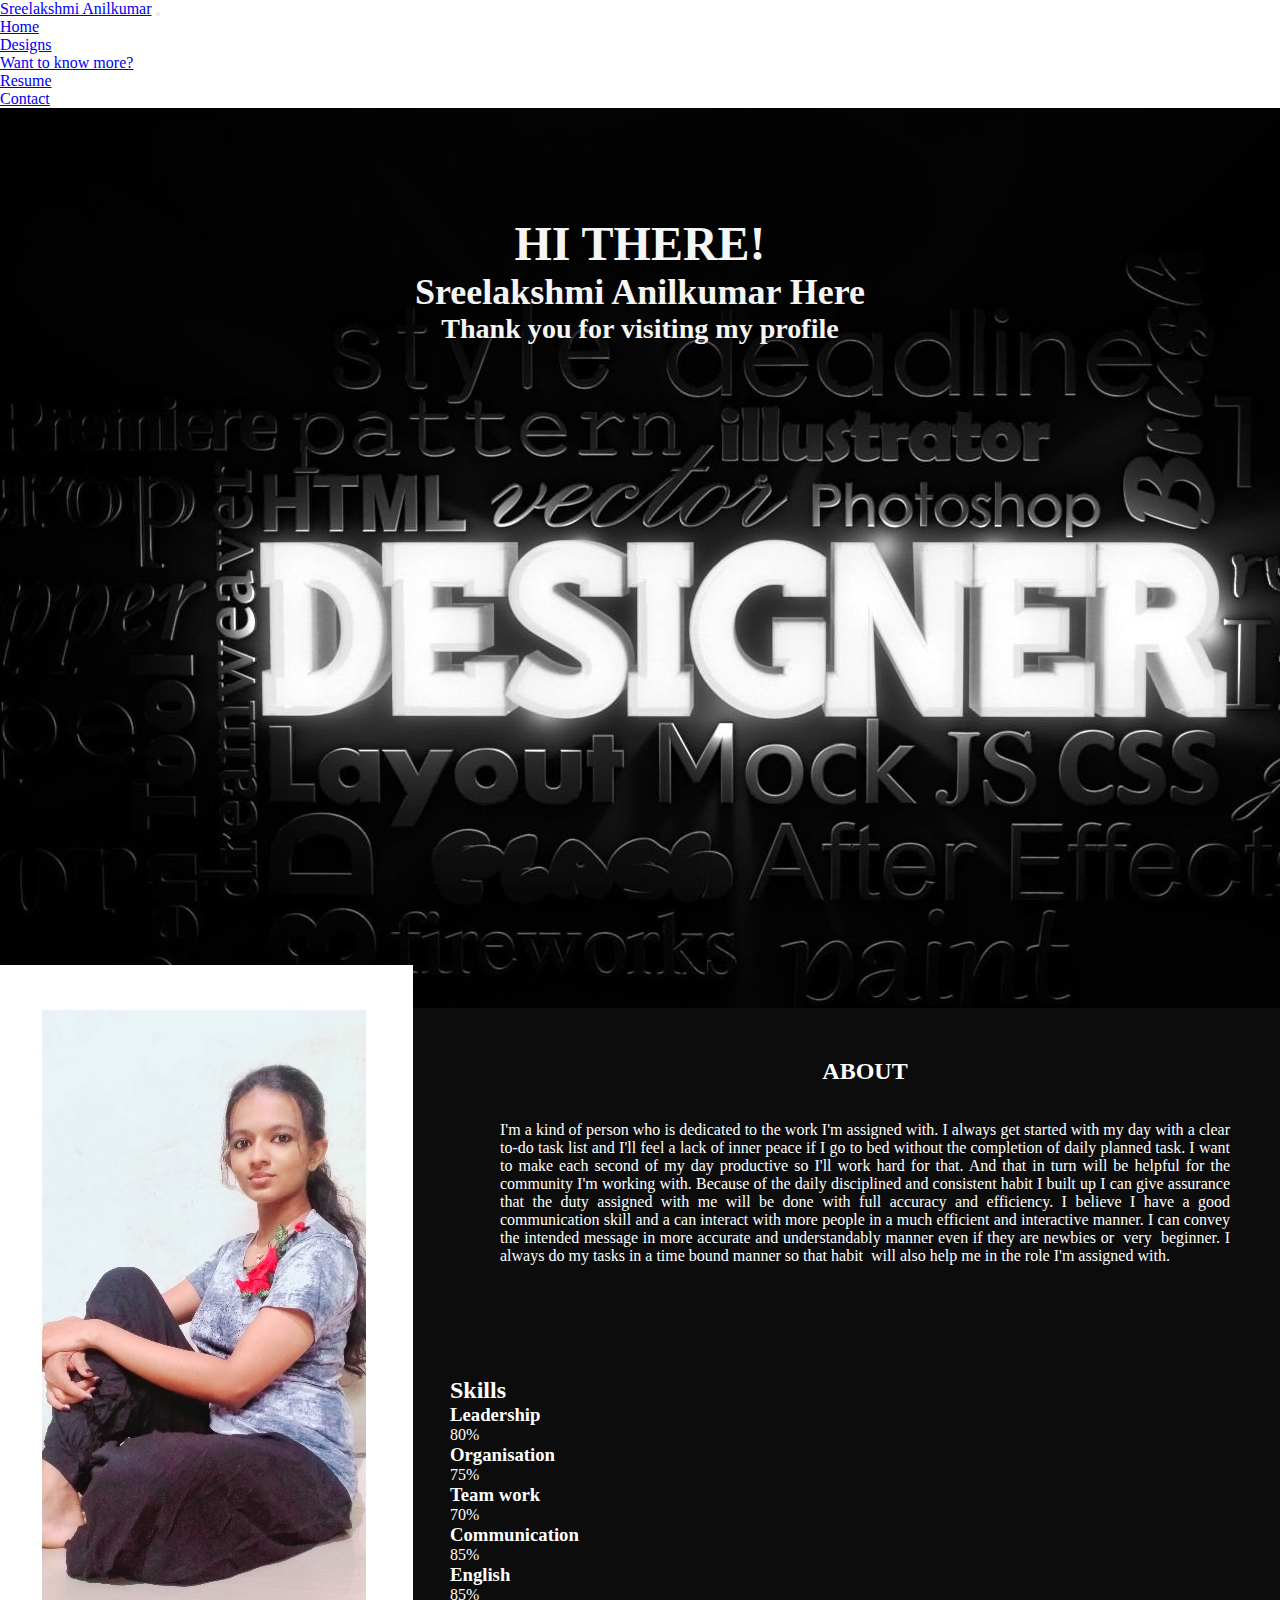
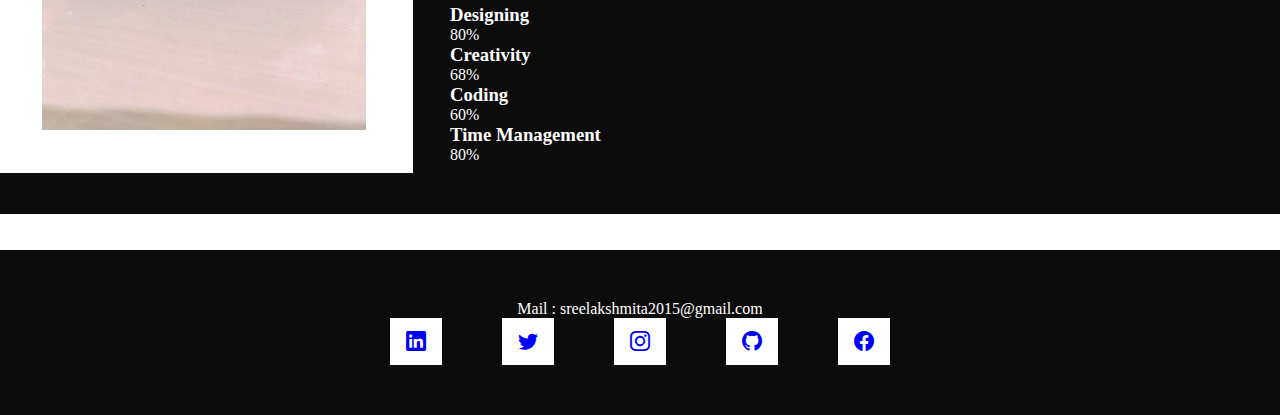
<file: index.html>
<!DOCTYPE html>
<html lang="en">
<head>
    <meta charset="UTF-8">
    <meta http-equiv="X-UA-Compatible" content="IE=edge">
    <meta name="viewport" content="width=device-width, initial-scale=1.0">
    <link href="https://cdn.jsdelivr.net/npm/bootstrap@5.1.0/dist/css/bootstrap.min.css" rel="stylesheet" integrity="sha384-KyZXEAg3QhqLMpG8r+8fhAXLRk2vvoC2f3B09zVXn8CA5QIVfZOJ3BCsw2P0p/We" crossorigin="anonymous">
    <link rel="stylesheet" href="https://cdn.jsdelivr.net/npm/bootstrap-icons@1.5.0/font/bootstrap-icons.css">
    
    <title>Document</title>
    <link rel="stylesheet" href="style.css">
</head>
<body>
  
    <nav class="navbar navbar-expand-lg navbar-dark bg-dark">
        <div class="container-fluid">
          <a class="navbar-brand" href="#">Sreelakshmi Anilkumar</a>
          <button class="navbar-toggler" type="button" data-bs-toggle="collapse" data-bs-target="#navbarSupportedContent" aria-controls="navbarSupportedContent" aria-expanded="false" aria-label="Toggle navigation">
            <span class="navbar-toggler-icon"></span>
          </button>
          <div class="collapse navbar-collapse" id="navbarSupportedContent">
            <ul class="navbar-nav me-auto mb-2 mb-lg-0">
              <li class="nav-item">
                <a class="nav-link active" aria-current="page" href="#">Home</a>
              </li>
              <li class="nav-item">
                <a href="index2.html" class="nav-link active" href="#">Designs</a>
              </li>
              <li class="nav-item dropdown">
                <a class="nav-link dropdown-toggle active" href="#" id="navbarDropdown" role="button" data-bs-toggle="dropdown" aria-expanded="false">
                  Want to know more?
                </a>
                <ul class="dropdown-menu" aria-labelledby="navbarDropdown">
                  <li><a class="dropdown-item" href="index2.html">Resume</a></li>
                  <li><a class="dropdown-item" href="#">Contact</a></li>
                  
          </div>
        </div>
      </nav>
      
    
    
    
    <section class="word">
      <div class="container key">
        <br>
        <br>
        <br>
        <br>
       
        
        <h1>HI THERE!</h1>
        <h2>Sreelakshmi Anilkumar Here</h2>
  
        <div class="container quote">
          <h3 class="mx-5 px-5">
            Thank you for visiting my profile
          </h3>
        </div>
       
    </section>
    <div class="full"  >
    <div class="textfield">
    <center><h2>ABOUT</h2></center>
    <br>
    <br>
    <p>I'm a kind of person who is dedicated to the work I'm assigned with. I always get started with my day with a clear to-do task list and 
      I'll feel a lack of inner peace if I go to bed without the completion of daily planned task. 
      I want to make each second of my day productive so I'll work hard for that. And that in turn will be 
      helpful for the community I'm working with. Because of the daily disciplined and consistent habit I built
       up I can give assurance that the duty assigned with me will be done with full accuracy and efficiency.
      I believe I have a good communication skill and a can interact with more people in a much efficient and interactive manner.
       I can convey the intended message in more accurate and understandably manner even if they are newbies or  very  beginner.
        I always do my tasks in a time bound manner so that habit  will also help me in the role I'm assigned with.</p>
        
    </div>
    <div class="pic">
      <img src="IMG_20200922_193911-01.jpeg">
    </div>
    <section class="ftco-section testimony-section">
      <div class="container-xl">
        <div class="row justify-content-center pb-5">
          <div class="col-md-7 text-center heading-section" data-aos="fade-up" data-aos-duration="1000">
            
            <h2 class="mb-5">Skills</h2>
          </div>
        </div>
        <div class="row">
          <div class="col-md-4" data-aos="fade-up" data-aos-duration="1000" data-aos-delay="100">
            <div class="progress-wrap">
              <h3>Leadership</h3>
              <div class="progress">
                <div class="progress-bar" role="progressbar" aria-valuenow="90" aria-valuemin="0" aria-valuemax="100"
                  style="width:90%">
                  <span>80%</span>
                </div>
              </div>
            </div>
          </div>
          <div class="col-md-4" data-aos="fade-up" data-aos-duration="1000" data-aos-delay="200">
            <div class="progress-wrap">
              <h3>Organisation</h3>
              <div class="progress">
                <div class="progress-bar" role="progressbar" aria-valuenow="90" aria-valuemin="0" aria-valuemax="100"
                  style="width:95%">
                  <span>75%</span>
                </div>
              </div>
            </div>
          </div>
          <div class="col-md-4" data-aos="fade-up" data-aos-duration="1000" data-aos-delay="300">
            <div class="progress-wrap">
              <h3>Team work</h3>
              <div class="progress">
                <div class="progress-bar" role="progressbar" aria-valuenow="90" aria-valuemin="0" aria-valuemax="100"
                  style="width:90%">
                  <span>70%</span>
                </div>
              </div>
            </div>
          </div>
          <div class="col-md-4" data-aos="fade-up" data-aos-duration="1000" data-aos-delay="400">
            <div class="progress-wrap">
              <h3>Communication</h3>
              <div class="progress">
                <div class="progress-bar" role="progressbar" aria-valuenow="85" aria-valuemin="0" aria-valuemax="100"
                  style="width:85%">
                  <span>85%</span>
                </div>
              </div>
            </div>
          </div>
          <div class="col-md-4" data-aos="fade-up" data-aos-duration="1000" data-aos-delay="500">
            <div class="progress-wrap">
              <h3>English</h3>
              <div class="progress">
                <div class="progress-bar" role="progressbar" aria-valuenow="95" aria-valuemin="0" aria-valuemax="100"
                  style="width:95%">
                  <span>85%</span>
                </div>
              </div>
            </div>
          </div>
          <div class="col-md-4" data-aos="fade-up" data-aos-duration="1000" data-aos-delay="600">
            <div class="progress-wrap">
              <h3>Designing</h3>
              <div class="progress">
                <div class="progress-bar" role="progressbar" aria-valuenow="90" aria-valuemin="0" aria-valuemax="100"
                  style="width:90%">
                  <span>80%</span>
                </div>
              </div>
            </div>
          </div>
          <div class="col-md-4" data-aos="fade-up" data-aos-duration="1000" data-aos-delay="700">
            <div class="progress-wrap">
              <h3>Creativity</h3>
              <div class="progress">
                <div class="progress-bar color-5" role="progressbar" aria-valuenow="70" aria-valuemin="0"
                  aria-valuemax="100" style="width:70%">
                  <span>68%</span>
                </div>
              </div>
            </div>
          </div>
          <div class="col-md-4" data-aos="fade-up" data-aos-duration="1000" data-aos-delay="800">
            <div class="progress-wrap">
              <h3>Coding</h3>
              <div class="progress">
                <div class="progress-bar color-6" role="progressbar" aria-valuenow="80" aria-valuemin="0"
                  aria-valuemax="100" style="width:80%">
                  <span>60%</span>
                </div>
              </div>
            </div>
          </div>
          <div class="col-md-4" data-aos="fade-up" data-aos-duration="1000" data-aos-delay="900">
            <div class="progress-wrap">
              <h3>Time Management</h3>
              <div class="progress">
                <div class="progress-bar color-6" role="progressbar" aria-valuenow="80" aria-valuemin="0"
                  aria-valuemax="100" style="width:80%">
                  <span>80%</span>
                </div>
              </div>
            </div>
          </div>
        </div>
      </div>
    </section>
    
  </div>
  <br>
  <br>
  <footer>
    <center><p>Mail : sreelakshmita2015@gmail.com</p></center>
    <ul>
      <li><a href="https://www.linkedin.com/in/sreelakshmi-anilkumar"><i class="bi bi-linkedin"></i></a></li>
      <li><a href="https://www.twitter.com/sree_lakshmi01"><i class="bi bi-twitter"></i></a></li>
      <li><a href="https://www.instagram.com/sree_lakshmi_anilkumar"><i class="bi bi-instagram"></i></a></li>
      <li><a href="https://github.com/Sreelakshmi393"><i class="bi bi-github"></i></a></li>
      <li><a href="https://www.facebook.com/sreelakshmi.anilkumar.39"><i class="bi bi-facebook"></i></a></li>
    </ul>
  </footer>
<script src="https://cdn.jsdelivr.net/npm/bootstrap@5.1.0/dist/js/bootstrap.bundle.min.js" integrity="sha384-U1DAWAznBHeqEIlVSCgzq+c9gqGAJn5c/t99JyeKa9xxaYpSvHU5awsuZVVFIhvj" crossorigin="anonymous"></script>
</body>
</html>
</file>
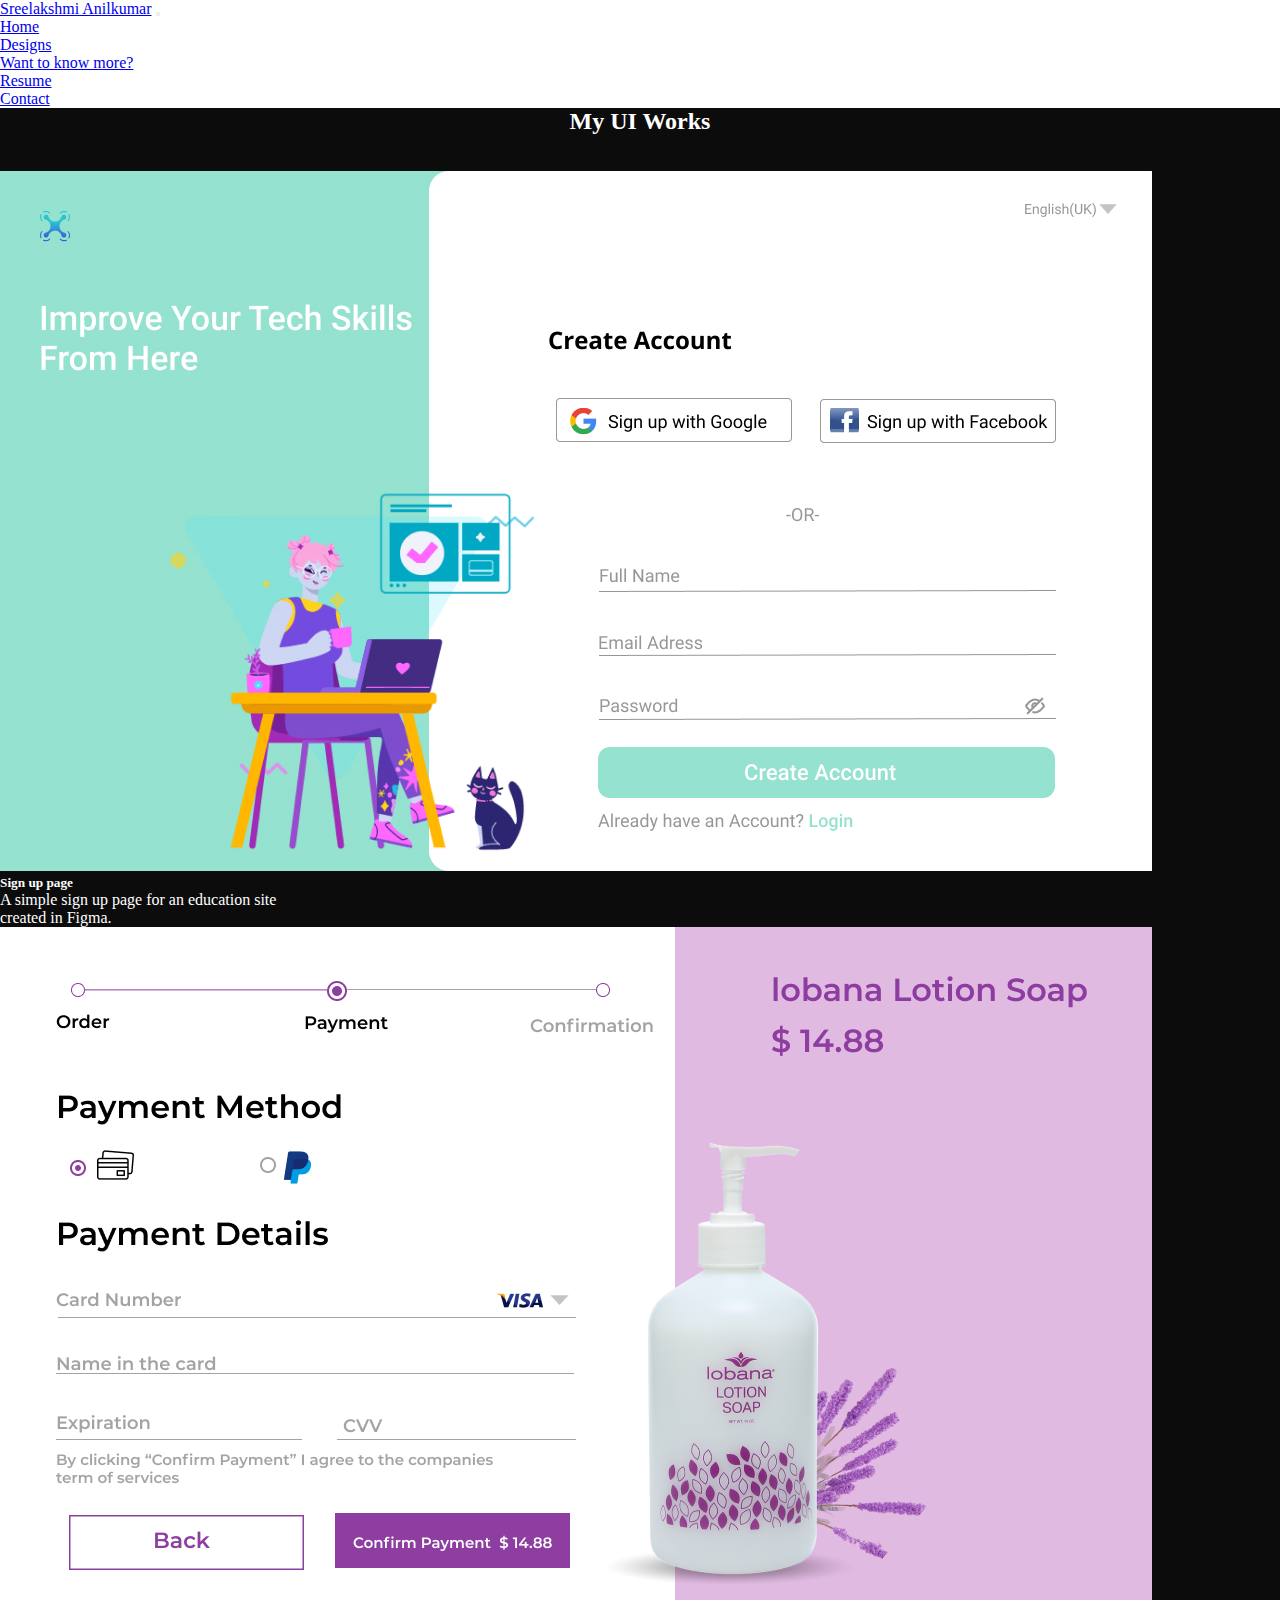
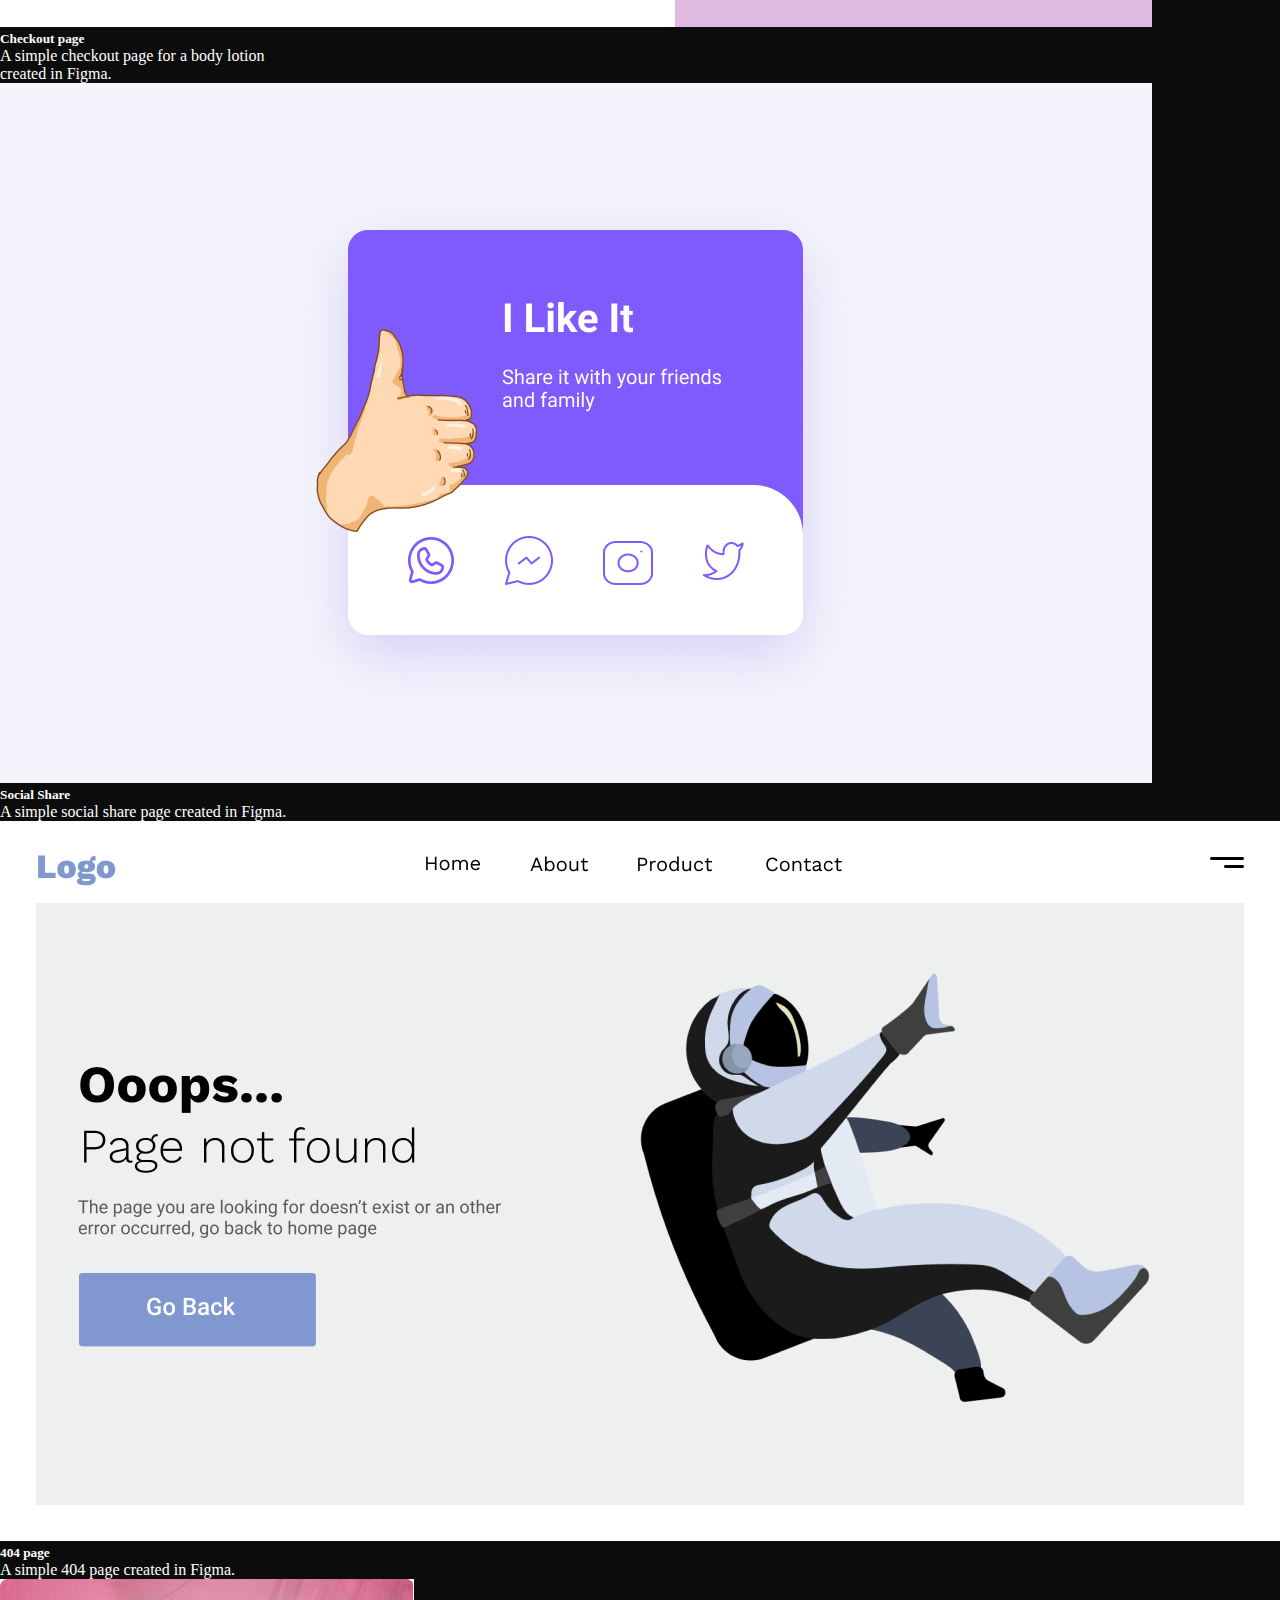
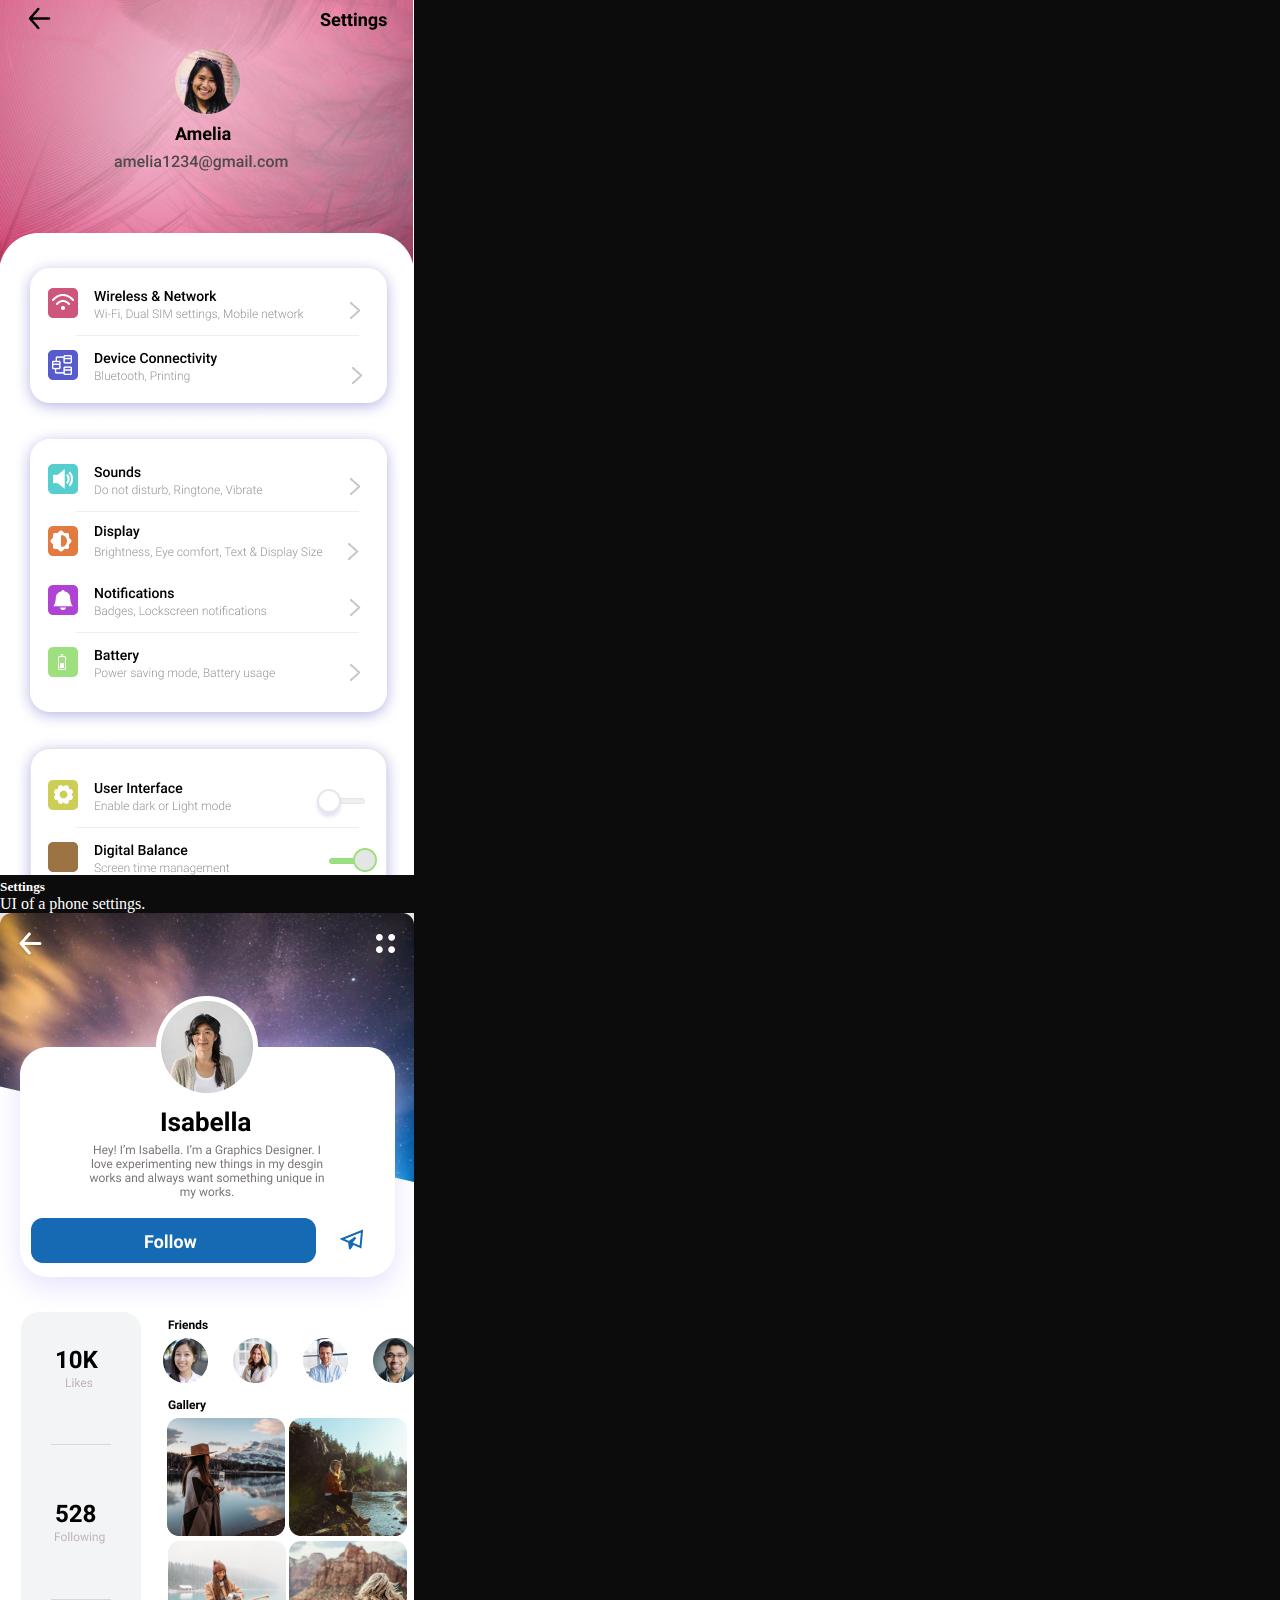
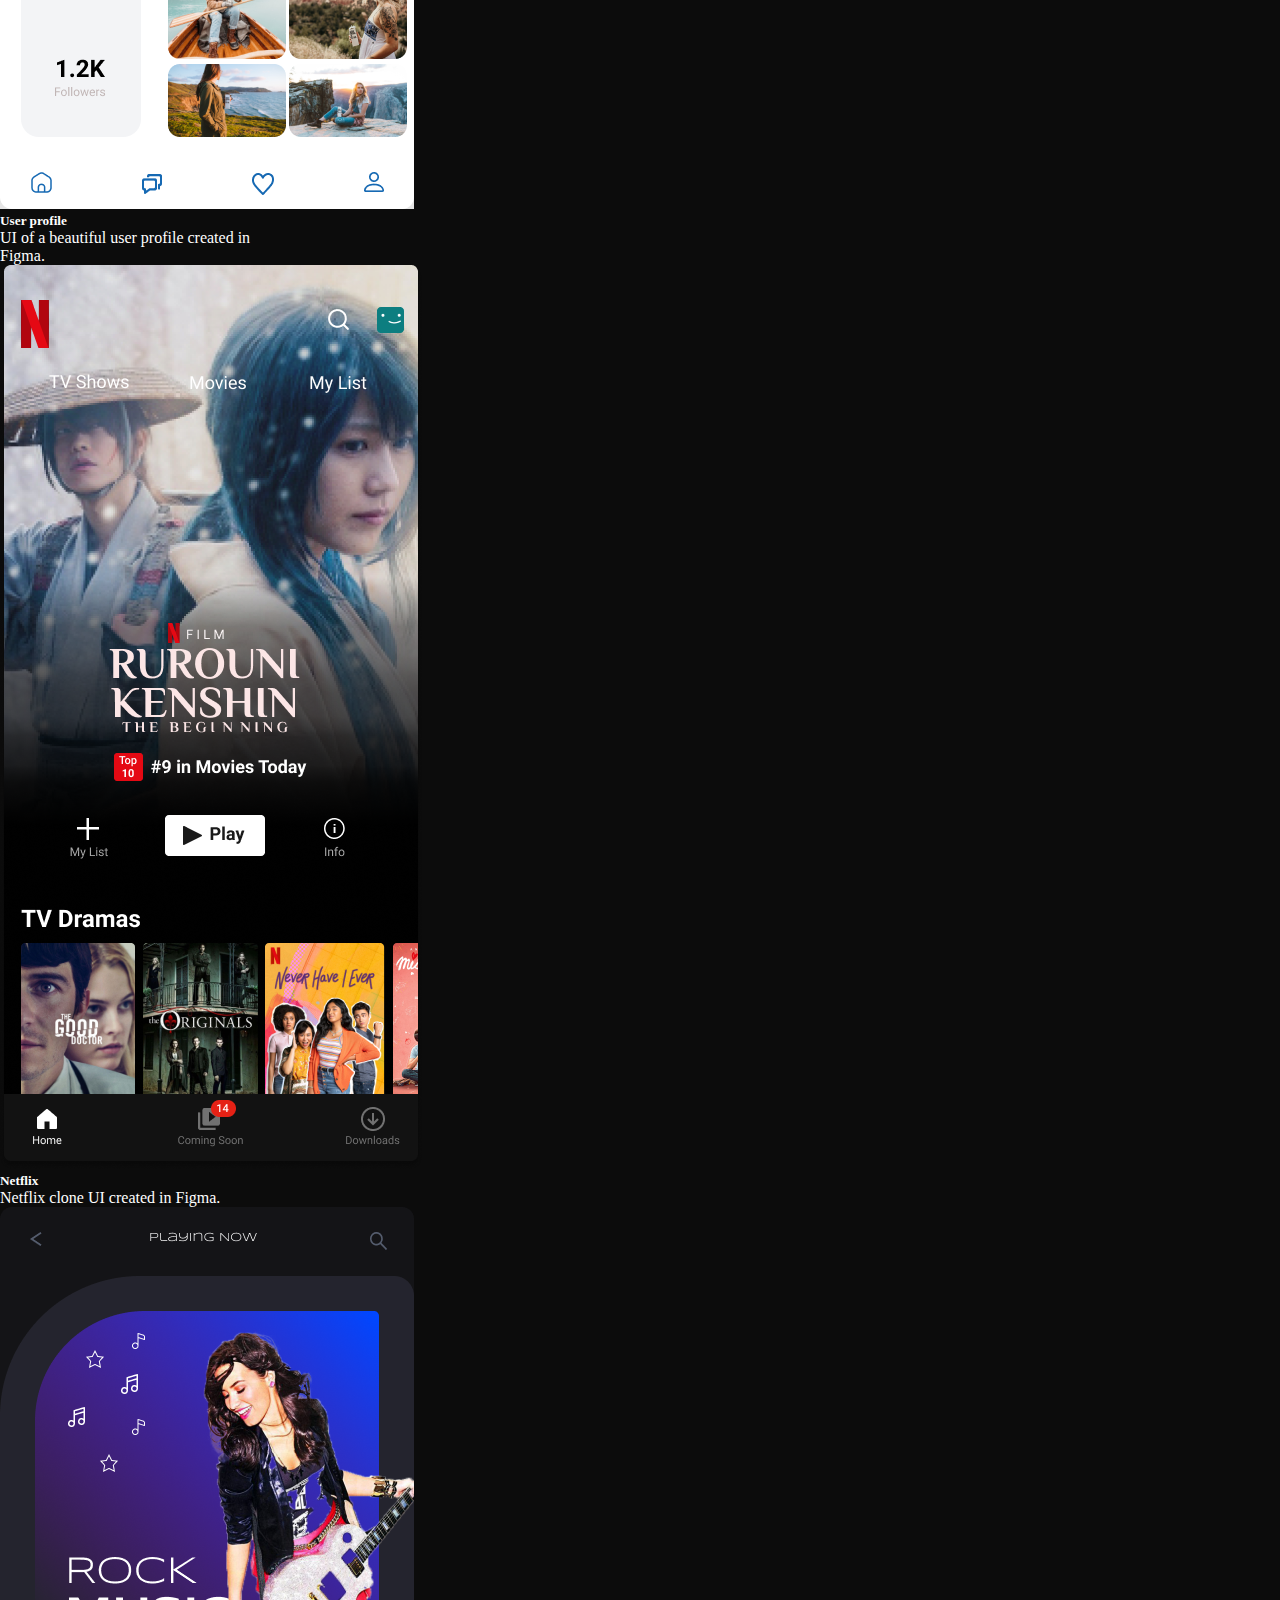
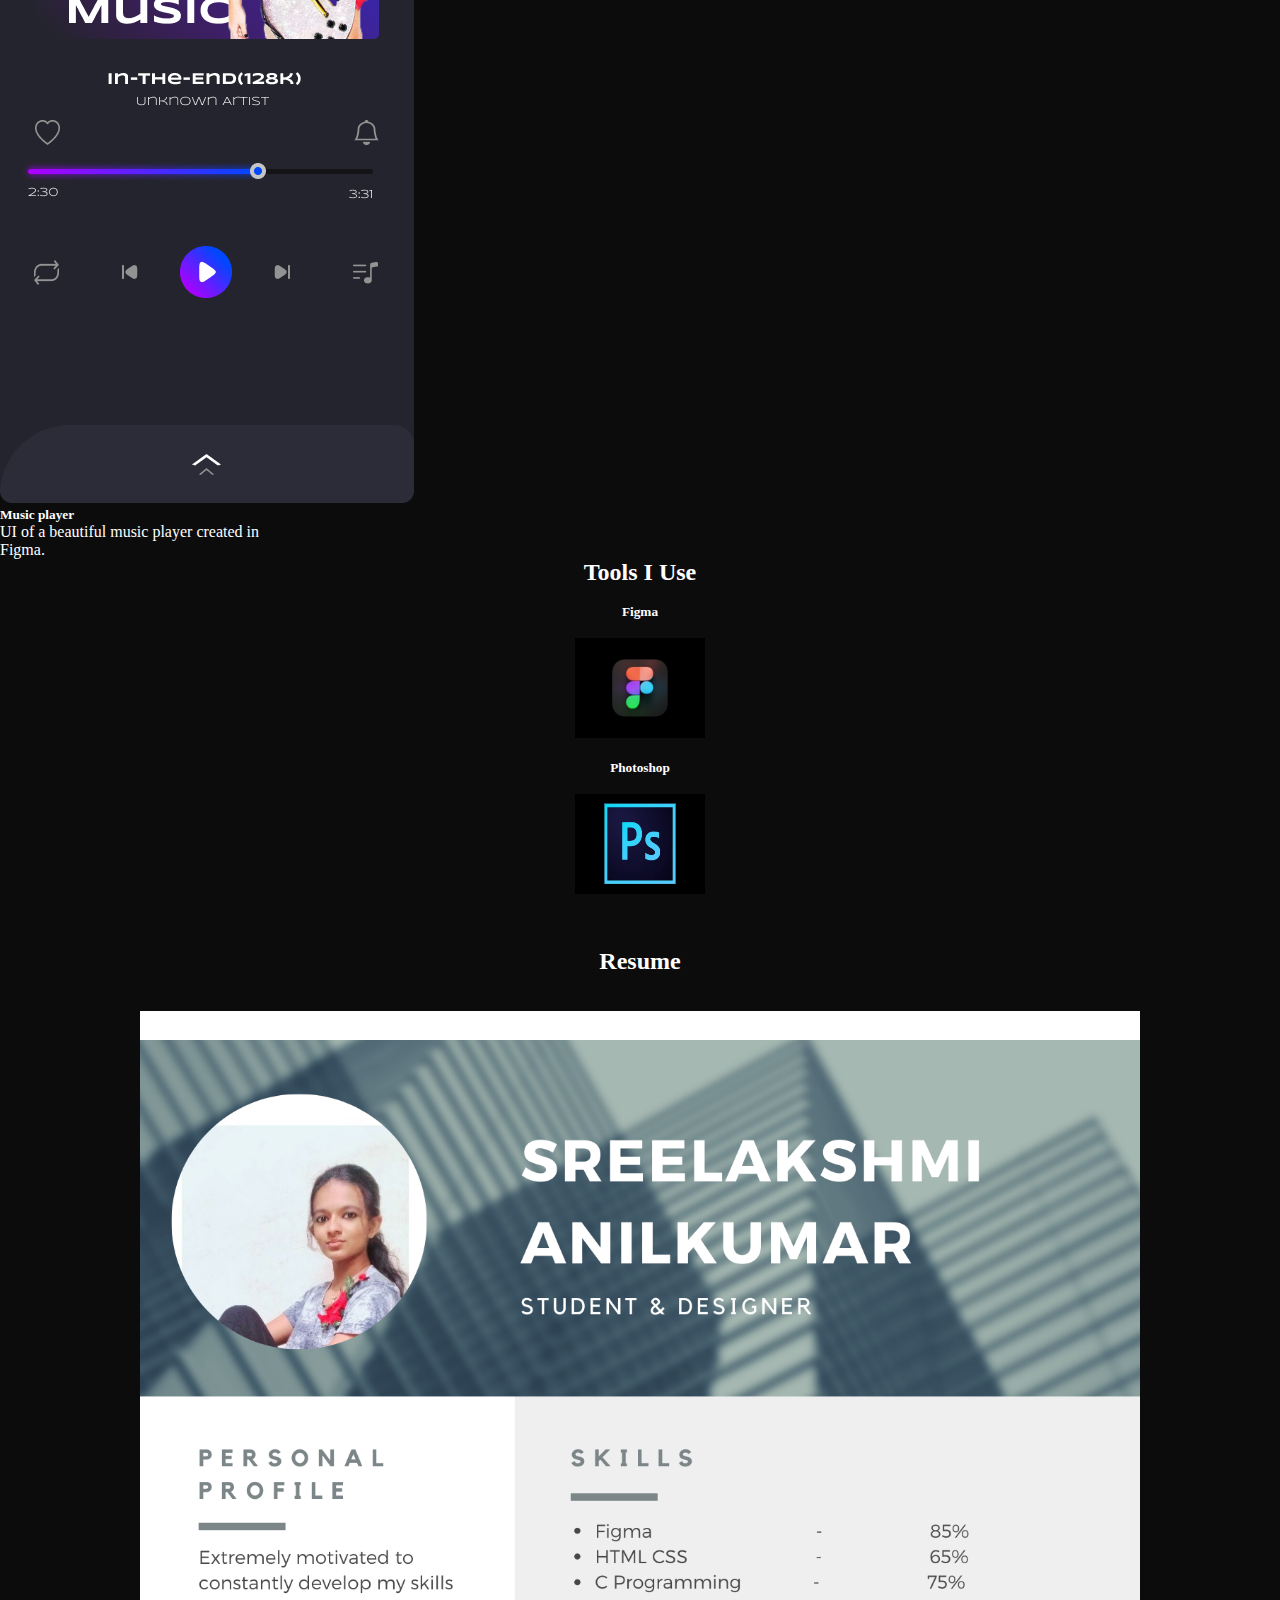
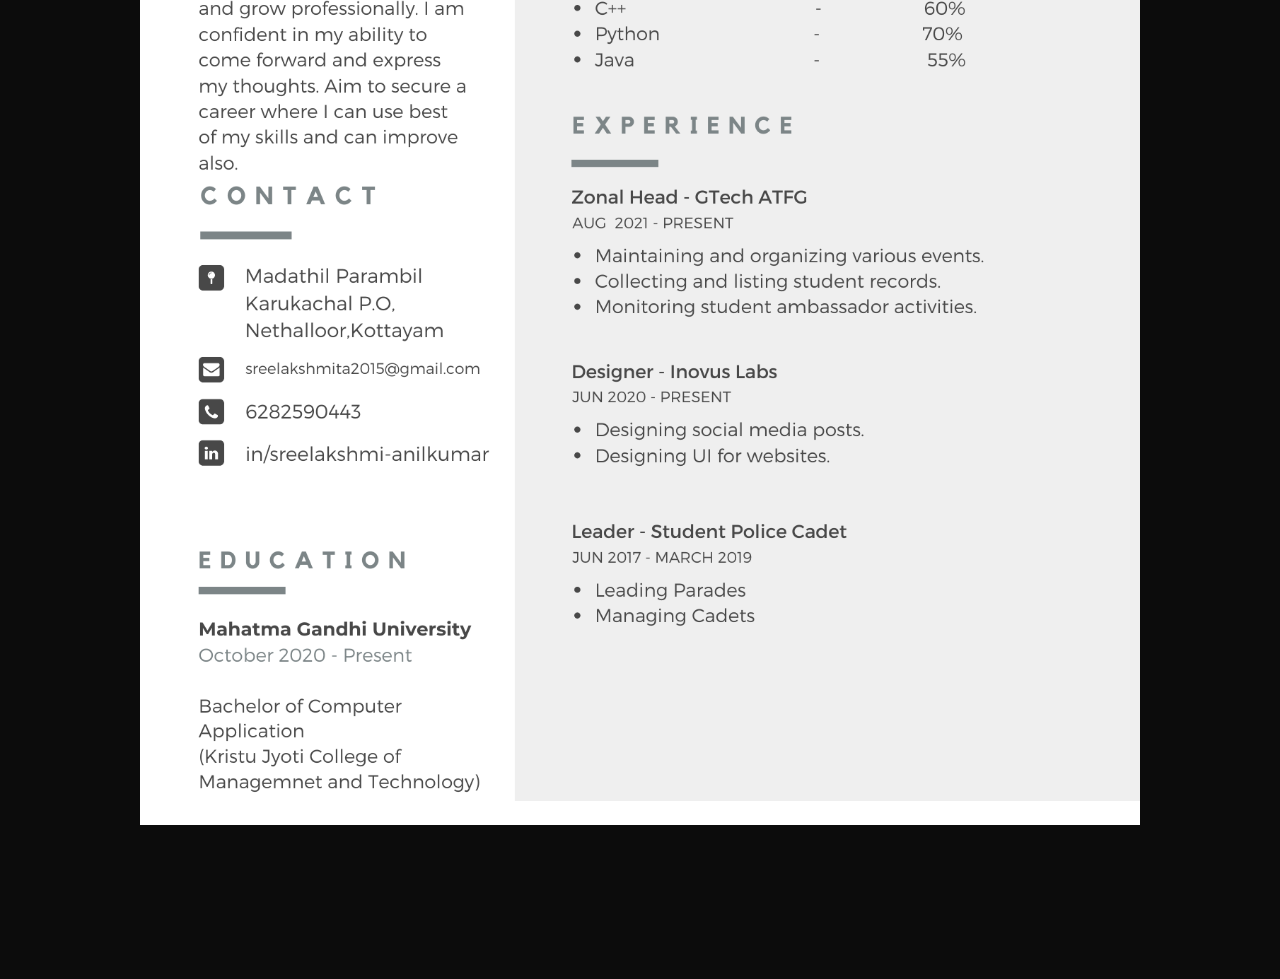
<file: index2.html>
<!DOCTYPE html>
<html lang="en">
<head>
    <meta charset="UTF-8">
    <meta http-equiv="X-UA-Compatible" content="IE=edge">
    <meta name="viewport" content="width=device-width, initial-scale=1.0">
    <link href="https://cdn.jsdelivr.net/npm/bootstrap@5.1.0/dist/css/bootstrap.min.css" rel="stylesheet" integrity="sha384-KyZXEAg3QhqLMpG8r+8fhAXLRk2vvoC2f3B09zVXn8CA5QIVfZOJ3BCsw2P0p/We" crossorigin="anonymous">
    <title>Document</title>
    <link rel="stylesheet" href="style.css">
</head>
<body>
    <nav class="navbar navbar-expand-lg navbar-dark bg-dark">
        <div class="container-fluid">
          <a class="navbar-brand" href="#">Sreelakshmi Anilkumar</a>
          <button class="navbar-toggler" type="button" data-bs-toggle="collapse" data-bs-target="#navbarSupportedContent" aria-controls="navbarSupportedContent" aria-expanded="false" aria-label="Toggle navigation">
            <span class="navbar-toggler-icon"></span>
          </button>
          <div class="collapse navbar-collapse" id="navbarSupportedContent">
            <ul class="navbar-nav me-auto mb-2 mb-lg-0">
              <li class="nav-item">
                <a href="index.html"class="nav-link active" aria-current="page" href="#">Home</a>
              </li>
              <li class="nav-item">
                <a class="nav-link active" href="#">Designs</a>
              </li>
              <li class="nav-item dropdown">
                <a class="nav-link dropdown-toggle active" href="#" id="navbarDropdown" role="button" data-bs-toggle="dropdown" aria-expanded="false">
                  Want to know more?
                </a>
                <ul class="dropdown-menu" aria-labelledby="navbarDropdown">
                  <li><a class="dropdown-item" href="#">Resume</a></li>
                  <li><a class="dropdown-item" href="#">Contact</a></li>
                 
          </div>
        </div>
      </nav>
    
      <div class="card">
      <center><h2>My UI Works</h2></center>
      <br>
      <br>
      <div class="container">
        <div class="row">
            <div class="col col-md-6 col-xl-3">
              <div class="card" style="width: 18rem;">
                  <img src="Sign up page.jpg" class="card-img-top" alt="...">
                  <div class="card-body">
                    <h5 class="card-title">Sign up page</h5>
                    <p class="card-text">A simple sign up page for an education site created in Figma.</p>
                   
                  </div>
                </div>
            </div>
            <div class="col col-md-6 col-xl-3">
              <div class="card" style="width: 18rem;">
                  <img src="Day 2 (2).png" class="card-img-top" alt="...">
                  <div class="card-body">
                    <h5 class="card-title">Checkout page</h5>
                    <p class="card-text">A simple checkout page for a body lotion created in Figma.</p>
                   
                  </div>
                </div>
            </div>
            <div class="col col-md-6 col-xl-3">
              <div class="card" style="width: 18rem;">
                  <img src="MacBook - 1.png" class="card-img-top" alt="...">
                  <div class="card-body">
                    <h5 class="card-title">Social Share</h5>
                    <p class="card-text">A simple social share page created in Figma.</p>
                  
                  </div>
                </div>
            </div>
            <div class="col col-md-6 col-xl-3">
              <div class="card" style="width: 18rem;">
                  <img src="iMac - 1.png" class="card-img-top" alt="...">
                  <div class="card-body">
                    <h5 class="card-title">404 page</h5>
                    <p class="card-text">A simple 404 page created in Figma.</p>
                   
                  </div>
                </div>
            </div>
            <div class="col col-md-6 col-xl-3">
              <div class="card" style="width: 18rem;">
                  <img src="Settings.jpg" class="card-img-top" alt="...">
                  <div class="card-body">
                    <h5 class="card-title">Settings</h5>
                    <p class="card-text">UI of a phone settings.</p>
                   
                  </div>
                </div>
            </div>
            <div class="col col-md-6 col-xl-3">
              <div class="card" style="width: 18rem;">
                  <img src="Day 6.png" class="card-img-top" alt="...">
                  <div class="card-body">
                    <h5 class="card-title">User profile</h5>
                    <p class="card-text">UI of a beautiful user profile created in Figma.</p>
                    
                  </div>
                </div>
            </div>
            <div class="col col-md-6 col-xl-3">
              <div class="card" style="width: 18rem;">
                  <img src="iPhone 11 Pro Max - 1 (1).png" class="card-img-top" alt="...">
                  <div class="card-body">
                    <h5 class="card-title">Netflix</h5>
                    <p class="card-text">Netflix clone UI created in Figma.</p>
                   
                  </div>
                </div>
            </div>
            <div class="col col-md-6 col-xl-3">
              <div class="card" style="width: 18rem;">
                  <img src="iPhone 11 Pro Max - 1.png" class="card-img-top" alt="...">
                  <div class="card-body">
                    <h5 class="card-title">Music player</h5>
                    <p class="card-text">UI of a beautiful music player created in Figma.</p>
                    
                  </div>
                </div>
            </div>
            
        </div>
    </div>
  </div>
    
  <div class="tool">
   <center><h2>Tools I Use</h2></center>
   <br>
  <center><h5>Figma</h5></center>
  <br>
  
   <center> <img src="8a045799766163.5efa31210a588.png" height="100px" width="130px"></center>
   <br>
   <center><h5>Photoshop</h5></center>
  <br>
  
   <center> <img src="icon-ps-26.jpg" height="100px" width="130px"></center>
    
  </div>
  
  
  <div class="resume">
   <center><h2>Resume</h2></center>
   <br>
   <br>
   <center></center:><img src="My Resume.png" height="auto" width="1000px"></center>
  </div>
  <footer></footer>
</body>
</html>
</file>
<file: style.css>
.word {
    margin:0;
    padding:0;
    text-align: center;
    color: whitesmoke;
    font-size: x-large;
    font-family:Georgia, 'Times New Roman', Times, serif;
    background:url(20484734.jpg);
    
    height: 100vh;
}
.full{
    background-color:rgb(12, 12, 12)  ;
}
.textfield{
   
    font-family: montserrat;
    font-size: 16px;
    color:white;
    text-align:justify;
    margin-left: 450px;
    margin-top: 0px;
    padding: 50px;
    
    
}
.pic{
    
    margin-right: 550px;
    margin-top:-350px ;
}
.ftco-section{
    
    color: white;
    font-family: montserrat;
    margin-left: 450px;
    margin-top: -450px;
    padding-top: 50px;
    padding-bottom: 50px;
}

.tool{
    background-color: rgb(12, 12, 12);
    color: white;
    font-family: montserrat;
    
}
.card{
    font-family: montserrat;
    background-color: rgb(12, 12, 12);
    color: white;
}
.image{
    background-color: rgb(12, 12, 12);
    color: white;
}
.resume{
    color: white;
    font-family: montserrat;
    background-color: rgb(12, 12, 12);
    padding: 50px;
}
*{
    padding: 0;
    margin: 0;
    box-sizing: border-box;
}
footer{
    color: white;
    background-color: rgb(12, 12, 12);
    padding-top: 50px;
    padding-bottom: 50px;
}

footer ul{
    display: flex;
    justify-content: center;
}
footer ul li{
    display: inline;
    background-color: white;
    padding: 12px 16px;
    margin: 0 30px;
    cursor: pointer; 
    transition: all 0.7s ease;
}
footer ul li:hover{
    background-color:darkgray;
}
footer ul li a{
    width: 100%;
    height: 100%;
    font-size: 20px;
    color: blue;
}
</file>
